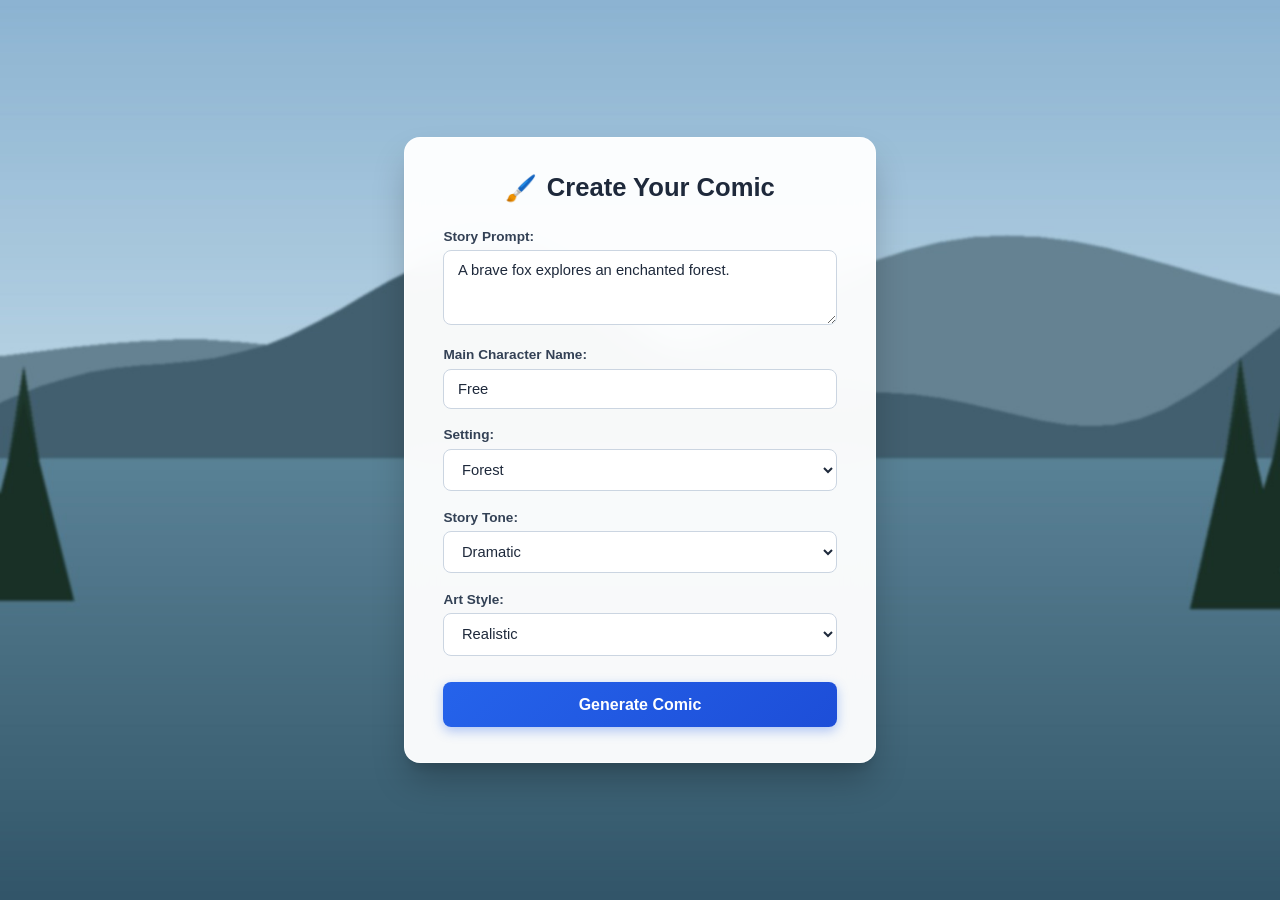
<file: templates/index.html>
<!DOCTYPE html>
<html lang="en">
<head>
    <meta charset="UTF-8">
    <meta name="viewport" content="width=device-width, initial-scale=1.0">
    <title>ComicCraft - AI Comic Story Creator</title>
    <link rel="stylesheet" href="/static/css/style.css">
    <style>
        /* Embedded styles as specified in project documentation */
        body {
            margin: 0;
            padding: 0;
            font-family: -apple-system, BlinkMacSystemFont, "Segoe UI", Roboto, "Helvetica Neue", Arial, sans-serif;
            background: url('/static/images/bg.jpg') no-repeat center center fixed;
            background-size: cover;
            min-height: 100vh;
            display: flex;
            align-items: center;
            justify-content: center;
        }

        .main-wrapper {
            width: 100%;
            max-width: 520px;
            padding: 1.5rem;
        }

        .form-card {
            background: rgba(255, 255, 255, 0.96);
            backdrop-filter: blur(16px);
            -webkit-backdrop-filter: blur(16px);
            border: 1px solid rgba(255, 255, 255, 0.8);
            border-radius: 16px;
            box-shadow: 0 20px 35px -5px rgba(0, 0, 0, 0.25), 0 10px 10px -5px rgba(0, 0, 0, 0.1);
            padding: 2.2rem 2.4rem;
        }

        .form-header {
            text-align: center;
            font-size: 1.6rem;
            font-weight: 700;
            color: #1e293b;
            margin-bottom: 1.6rem;
            display: flex;
            align-items: center;
            justify-content: center;
            gap: 0.6rem;
        }

        .form-group {
            margin-bottom: 1.15rem;
        }

        .form-label {
            display: block;
            font-size: 0.85rem;
            font-weight: 600;
            color: #334155;
            margin-bottom: 0.4rem;
        }

        .form-control, .form-select {
            width: 100%;
            padding: 0.7rem 0.85rem;
            font-size: 0.92rem;
            border: 1.5px solid #cbd5e1;
            border-radius: 8px;
            background-color: #ffffff;
            color: #1e293b;
            box-sizing: border-box;
            transition: all 0.2s ease;
        }

        .form-control:focus, .form-select:focus {
            outline: none;
            border-color: #2563eb;
            box-shadow: 0 0 0 3px rgba(37, 99, 235, 0.15);
        }

        textarea.form-control {
            resize: vertical;
            min-height: 75px;
        }

        .btn-submit {
            width: 100%;
            background: #1d72b8;
            background: linear-gradient(135deg, #2563eb 0%, #1d4ed8 100%);
            color: #ffffff;
            border: none;
            border-radius: 8px;
            padding: 0.85rem;
            font-size: 1rem;
            font-weight: 600;
            cursor: pointer;
            box-shadow: 0 4px 12px rgba(37, 99, 235, 0.35);
            transition: all 0.2s ease;
            margin-top: 0.5rem;
        }

        .btn-submit:hover {
            background: linear-gradient(135deg, #1d4ed8 0%, #1e40af 100%);
            box-shadow: 0 6px 16px rgba(37, 99, 235, 0.45);
            transform: translateY(-1px);
        }

        /* Loading Overlay */
        #loading-overlay {
            display: none;
            position: fixed;
            top: 0;
            left: 0;
            width: 100%;
            height: 100%;
            background: rgba(15, 23, 42, 0.85);
            backdrop-filter: blur(8px);
            z-index: 9999;
            align-items: center;
            justify-content: center;
            flex-direction: column;
            color: white;
            text-align: center;
            padding: 1rem;
        }

        .spinner {
            width: 60px;
            height: 60px;
            border: 5px solid rgba(255, 255, 255, 0.2);
            border-top-color: #3b82f6;
            border-radius: 50%;
            animation: spin 1s linear infinite;
            margin-bottom: 1.5rem;
        }

        @keyframes spin {
            to { transform: rotate(360deg); }
        }

        .status-msg {
            font-size: 1.2rem;
            font-weight: 600;
            margin-bottom: 0.4rem;
        }

        .sub-msg {
            font-size: 0.9rem;
            color: #94a3b8;
            max-width: 400px;
        }
    </style>
</head>
<body>

    <div class="main-wrapper">
        <div class="form-card">
            <h1 class="form-header">
                <span>🖌️</span> Create Your Comic
            </h1>

            <form action="/generate" method="POST" id="comicForm">
                <div class="form-group">
                    <label class="form-label" for="prompt">Story Prompt:</label>
                    <textarea class="form-control" id="prompt" name="prompt" rows="3" required placeholder="A brave fox explores an enchanted forest.">A brave fox explores an enchanted forest.</textarea>
                </div>

                <div class="form-group">
                    <label class="form-label" for="character_name">Main Character Name:</label>
                    <input type="text" class="form-control" id="character_name" name="character_name" required value="Free" placeholder="e.g. Free">
                </div>

                <div class="form-group">
                    <label class="form-label" for="setting">Setting:</label>
                    <select class="form-select" id="setting" name="setting" required>
                        <option value="forest" selected>Forest</option>
                        <option value="school">School</option>
                        <option value="space">Space</option>
                        <option value="city">City</option>
                        <option value="haunted castle">Haunted Castle</option>
                        <option value="cyberpunk metropolis">Cyberpunk Metropolis</option>
                    </select>
                </div>

                <div class="form-group">
                    <label class="form-label" for="tone">Story Tone:</label>
                    <select class="form-select" id="tone" name="tone" required>
                        <option value="dramatic" selected>Dramatic</option>
                        <option value="funny">Funny</option>
                        <option value="light-hearted">Light-hearted</option>
                        <option value="poetic">Poetic</option>
                        <option value="action-packed">Action-packed</option>
                        <option value="mystery">Mystery</option>
                    </select>
                </div>

                <div class="form-group">
                    <label class="form-label" for="style">Art Style:</label>
                    <select class="form-select" id="style" name="style" required>
                        <option value="realistic" selected>Realistic</option>
                        <option value="anime">Anime</option>
                        <option value="comic book">Comic Book</option>
                        <option value="pixel art">Pixel Art</option>
                        <option value="watercolor">Watercolor</option>
                        <option value="cyberpunk">Cyberpunk</option>
                    </select>
                </div>

                <button type="submit" class="btn-submit" id="submitBtn">Generate Comic</button>
            </form>
        </div>
    </div>

    <!-- Loading Indicator Overlay -->
    <div id="loading-overlay">
        <div class="spinner"></div>
        <div class="status-msg" id="loadingStatus">Creating your comic with AI...</div>
        <div class="sub-msg" id="loadingTip">Using Gemini Flash for layout, Gemini Pro for narration, and Stable Diffusion for panel art.</div>
    </div>

    <script>
        const form = document.getElementById('comicForm');
        const overlay = document.getElementById('loading-overlay');
        const statusMsg = document.getElementById('loadingStatus');

        form.addEventListener('submit', function() {
            overlay.style.display = 'flex';
            
            const steps = [
                "Generating 5-panel layout with Gemini Flash...",
                "Writing dialogues and narration with Gemini Pro...",
                "Illustrating comic panels with Stable Diffusion...",
                "Compiling PDF with layout_builder and exporters...",
                "Finalizing comic preview..."
            ];
            
            let i = 0;
            setInterval(() => {
                if (i < steps.length) {
                    statusMsg.innerText = steps[i];
                    i++;
                }
            }, 3500);
        });
    </script>
</body>
</html>
</file>
<file: static/css/style.css>
:root {
    --primary-color: #2563eb;
    --primary-hover: #1d4ed8;
    --primary-gradient: linear-gradient(135deg, #3b82f6 0%, #1d4ed8 100%);
    --accent-color: #f59e0b;
    --success-color: #10b981;
    --card-bg: rgba(255, 255, 255, 0.95);
    --border-color: #e2e8f0;
    --text-primary: #1e293b;
    --text-secondary: #64748b;
    --text-muted: #94a3b8;
    --font-family: -apple-system, BlinkMacSystemFont, "Segoe UI", Roboto, "Helvetica Neue", Arial, sans-serif;
    --shadow-sm: 0 1px 2px 0 rgba(0, 0, 0, 0.05);
    --shadow-md: 0 4px 6px -1px rgba(0, 0, 0, 0.1), 0 2px 4px -1px rgba(0, 0, 0, 0.06);
    --shadow-lg: 0 10px 15px -3px rgba(0, 0, 0, 0.1), 0 4px 6px -2px rgba(0, 0, 0, 0.05);
    --shadow-xl: 0 20px 25px -5px rgba(0, 0, 0, 0.1), 0 10px 10px -5px rgba(0, 0, 0, 0.04);
}

* {
    box-sizing: border-box;
    margin: 0;
    padding: 0;
}

body {
    font-family: var(--font-family);
    color: var(--text-primary);
    background-color: #f1f5f9;
    min-height: 100vh;
    display: flex;
    flex-direction: column;
}

/* Background image styling for homepage */
.scenic-bg {
    background: url('/static/images/bg.jpg') no-repeat center center fixed;
    background-size: cover;
    min-height: 100vh;
    display: flex;
    align-items: center;
    justify-content: center;
    padding: 2rem 1rem;
}

/* Container */
.container {
    width: 100%;
    max-width: 580px;
    margin: 0 auto;
}

.container-wide {
    width: 100%;
    max-width: 860px;
    margin: 0 auto;
    padding: 2.5rem 1.5rem;
}

/* Card */
.card {
    background: var(--card-bg);
    backdrop-filter: blur(12px);
    -webkit-backdrop-filter: blur(12px);
    border: 1px solid rgba(255, 255, 255, 0.7);
    border-radius: 14px;
    box-shadow: var(--shadow-xl);
    padding: 2.2rem 2.5rem;
    transition: transform 0.2s ease, box-shadow 0.2s ease;
}

.card-title {
    font-size: 1.5rem;
    font-weight: 700;
    color: var(--text-primary);
    text-align: center;
    margin-bottom: 1.8rem;
    display: flex;
    align-items: center;
    justify-content: center;
    gap: 0.5rem;
}

/* Form controls */
.form-group {
    margin-bottom: 1.25rem;
}

.form-label {
    display: block;
    font-size: 0.88rem;
    font-weight: 600;
    color: #334155;
    margin-bottom: 0.4rem;
}

.form-control, .form-select {
    width: 100%;
    padding: 0.65rem 0.9rem;
    font-size: 0.92rem;
    border: 1.5px solid #cbd5e1;
    border-radius: 8px;
    background-color: #ffffff;
    color: var(--text-primary);
    transition: border-color 0.2s, box-shadow 0.2s;
    font-family: inherit;
}

.form-control:focus, .form-select:focus {
    outline: none;
    border-color: var(--primary-color);
    box-shadow: 0 0 0 3px rgba(37, 99, 235, 0.15);
}

textarea.form-control {
    resize: vertical;
    min-height: 80px;
}

/* Buttons */
.btn {
    display: inline-flex;
    align-items: center;
    justify-content: center;
    gap: 0.5rem;
    padding: 0.75rem 1.5rem;
    font-size: 0.95rem;
    font-weight: 600;
    border-radius: 8px;
    border: none;
    cursor: pointer;
    text-decoration: none;
    transition: all 0.2s ease;
}

.btn-primary {
    background: var(--primary-gradient);
    color: #ffffff;
    box-shadow: 0 4px 10px rgba(37, 99, 235, 0.3);
}

.btn-primary:hover {
    background: linear-gradient(135deg, #2563eb 0%, #1e40af 100%);
    box-shadow: 0 6px 14px rgba(37, 99, 235, 0.4);
    transform: translateY(-1px);
}

.btn-block {
    width: 100%;
}

.btn-secondary {
    background: #e2e8f0;
    color: #334155;
}

.btn-secondary:hover {
    background: #cbd5e1;
}

/* Comic Preview Styles */
.preview-header {
    background: #ffffff;
    border-bottom: 1px solid var(--border-color);
    padding: 1.25rem 2rem;
    position: sticky;
    top: 0;
    z-index: 10;
    box-shadow: var(--shadow-sm);
    display: flex;
    align-items: center;
    justify-content: space-between;
}

.preview-title {
    font-size: 1.4rem;
    font-weight: 700;
    display: flex;
    align-items: center;
    gap: 0.5rem;
}

.panel-card {
    background: #ffffff;
    border-radius: 12px;
    border: 1px solid var(--border-color);
    box-shadow: var(--shadow-md);
    margin-bottom: 2rem;
    padding: 1.5rem;
    transition: box-shadow 0.2s;
}

.panel-card:hover {
    box-shadow: var(--shadow-lg);
}

.panel-header-title {
    font-size: 1.15rem;
    font-weight: 700;
    color: #1e293b;
    margin-bottom: 1rem;
    padding-bottom: 0.5rem;
    border-bottom: 2px solid #f1f5f9;
}

.panel-image-wrapper {
    width: 100%;
    border-radius: 8px;
    overflow: hidden;
    background: #0f172a;
    box-shadow: 0 4px 12px rgba(0, 0, 0, 0.15);
    margin-bottom: 1.2rem;
    display: flex;
    justify-content: center;
}

.panel-image {
    width: 100%;
    max-height: 480px;
    object-fit: cover;
    display: block;
}

.scene-description {
    font-style: italic;
    color: #475569;
    font-size: 0.95rem;
    line-height: 1.5;
    margin-bottom: 1rem;
    padding: 0.6rem 0.9rem;
    background: #f8fafc;
    border-left: 3px solid #3b82f6;
    border-radius: 4px;
}

.comic-story-body {
    font-size: 0.92rem;
    line-height: 1.6;
    color: #334155;
    white-space: pre-wrap;
    background: #fafaf9;
    padding: 1rem;
    border-radius: 6px;
    border: 1px solid #e7e5e4;
}

.comic-badge {
    display: inline-block;
    font-size: 0.75rem;
    font-weight: 700;
    text-transform: uppercase;
    letter-spacing: 0.05em;
    padding: 0.2rem 0.5rem;
    border-radius: 4px;
    background: #e0f2fe;
    color: #0369a1;
    margin-right: 0.4rem;
}

.image-prompt-box {
    margin-top: 1rem;
    padding: 0.6rem 0.8rem;
    background: #f1f5f9;
    border-radius: 6px;
    font-size: 0.82rem;
    color: #64748b;
}

/* Floating Actions Bar */
.actions-bar {
    position: sticky;
    bottom: 1.5rem;
    background: rgba(255, 255, 255, 0.92);
    backdrop-filter: blur(10px);
    border: 1px solid var(--border-color);
    padding: 1rem 1.5rem;
    border-radius: 50px;
    box-shadow: var(--shadow-xl);
    display: flex;
    gap: 1rem;
    justify-content: center;
    max-width: 520px;
    margin: 2rem auto 1rem auto;
}

/* Success Card */
.success-card {
    text-align: center;
    padding: 3rem 2rem;
}

.success-icon {
    font-size: 3.5rem;
    color: var(--success-color);
    margin-bottom: 1rem;
}

.success-title {
    font-size: 1.8rem;
    font-weight: 700;
    color: #10b981;
    margin-bottom: 0.75rem;
}

.success-subtitle {
    font-size: 1rem;
    color: #64748b;
    margin-bottom: 2rem;
    line-height: 1.5;
}

/* Loading Overlay */
#loading-overlay {
    display: none;
    position: fixed;
    top: 0;
    left: 0;
    width: 100%;
    height: 100%;
    background: rgba(15, 23, 42, 0.8);
    backdrop-filter: blur(8px);
    z-index: 9999;
    align-items: center;
    justify-content: center;
    flex-direction: column;
    color: white;
}

.spinner {
    width: 56px;
    height: 56px;
    border: 5px solid rgba(255, 255, 255, 0.2);
    border-top-color: #3b82f6;
    border-radius: 50%;
    animation: spin 1s linear infinite;
    margin-bottom: 1.5rem;
}

@keyframes spin {
    to { transform: rotate(360deg); }
}

.loading-step {
    font-size: 1.1rem;
    font-weight: 600;
    margin-bottom: 0.5rem;
}

.loading-subtext {
    font-size: 0.9rem;
    color: #94a3b8;
}
</file>
